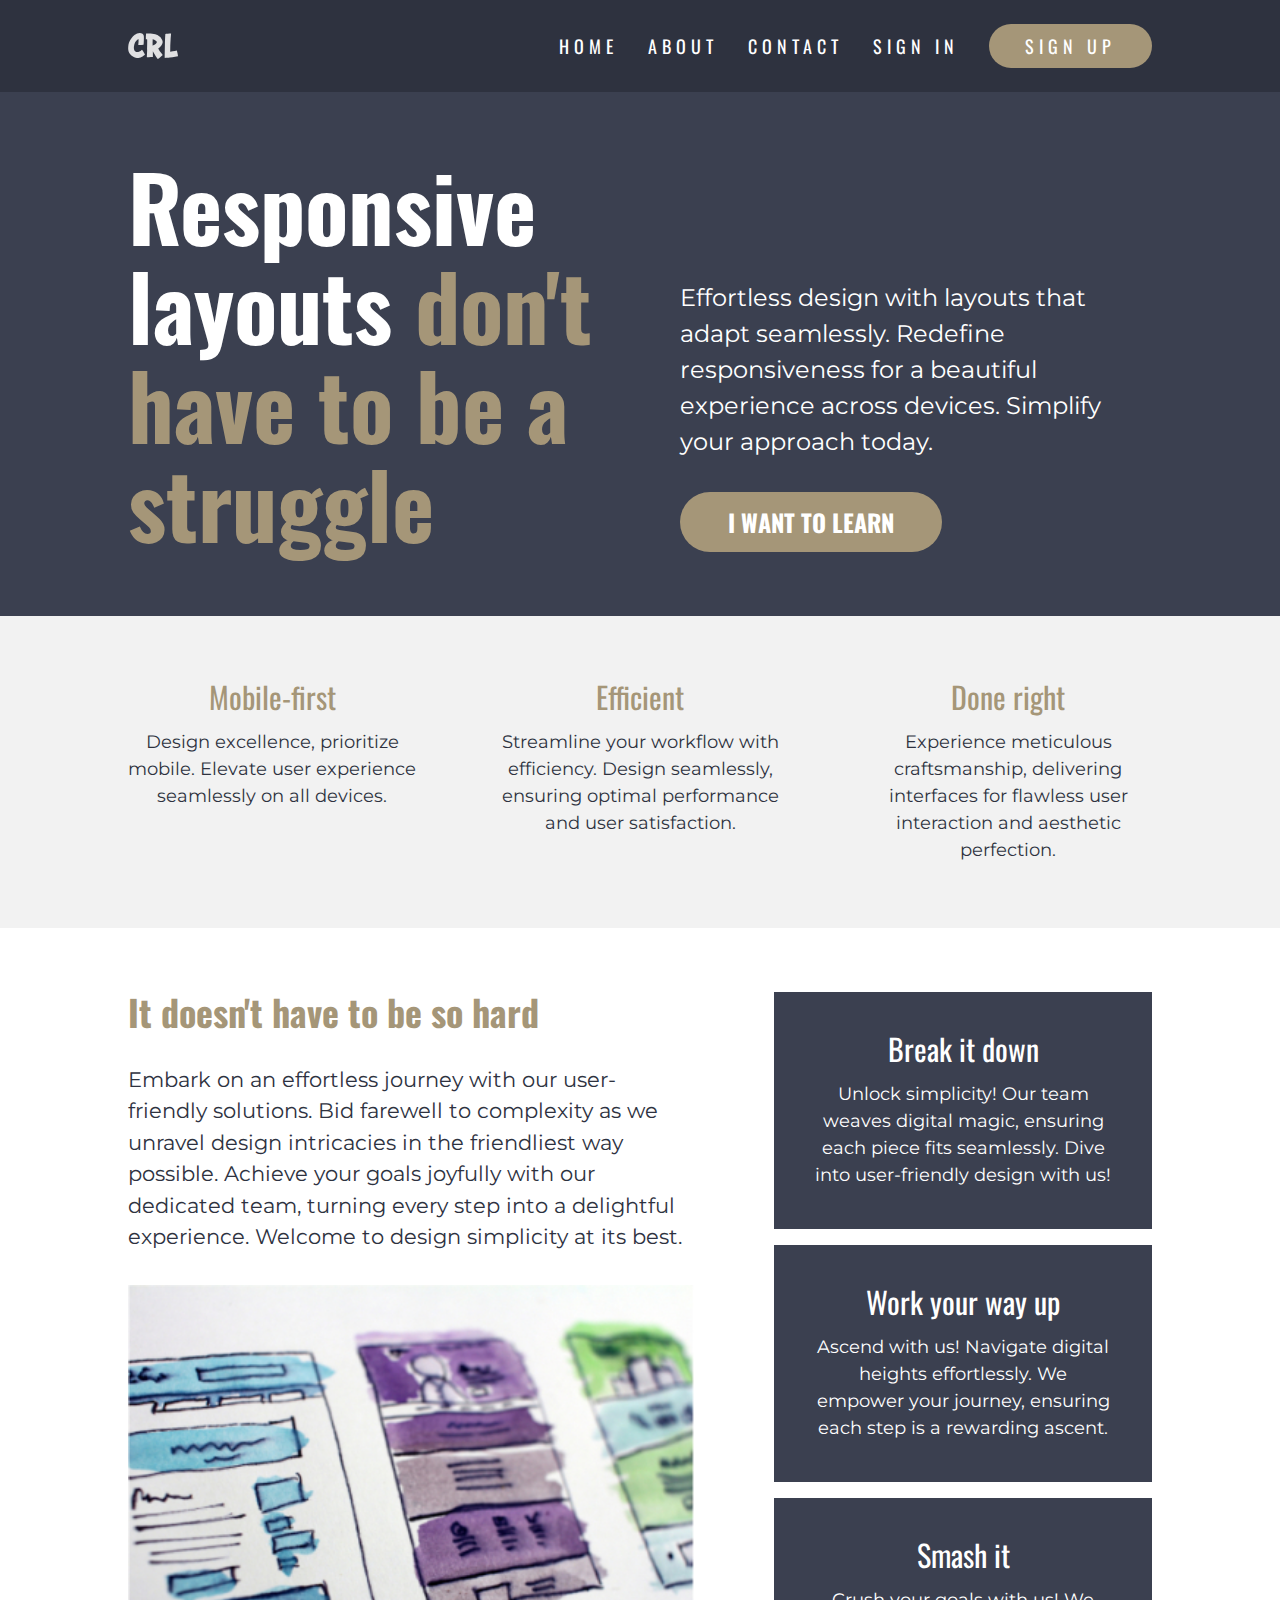
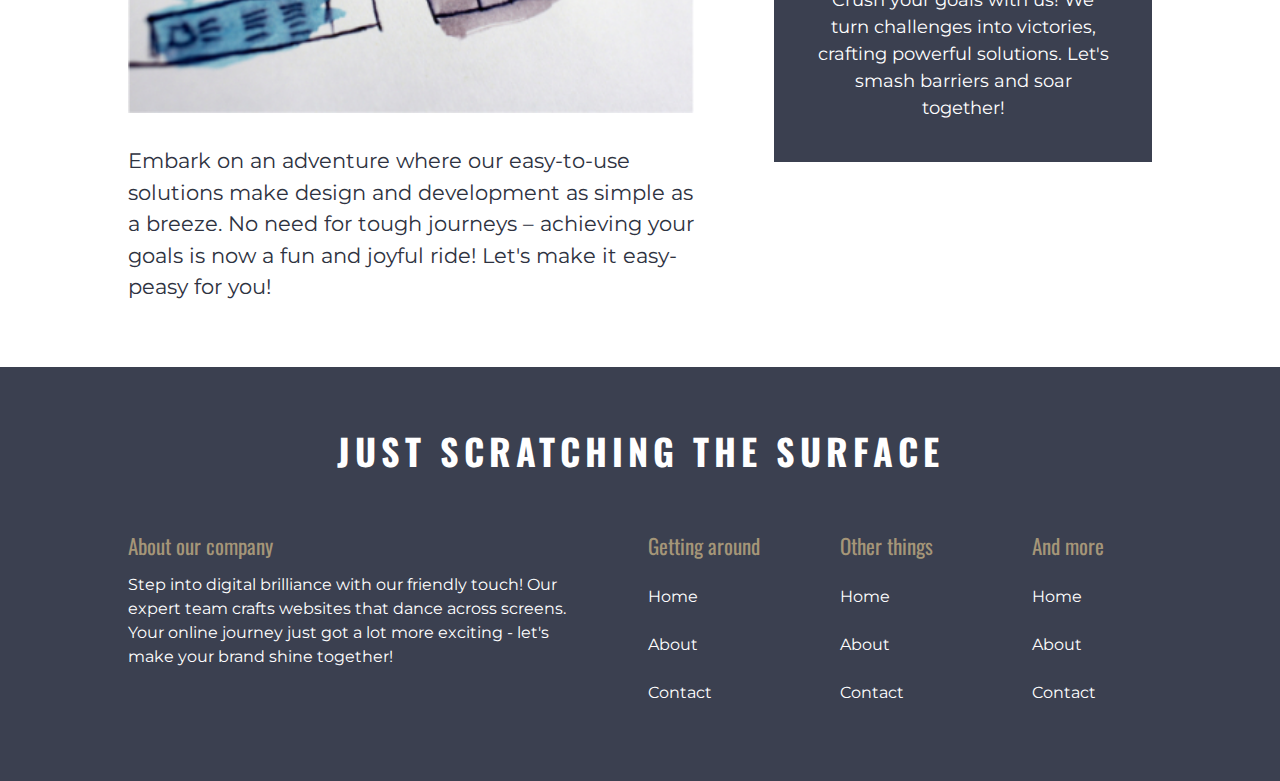
<file: index.html>
<!DOCTYPE html>
<html lang="en">
<head>
    <meta charset="UTF-8">
    <meta name="viewport" content="width=device-width, initial-scale=1.0">
    <title>Conquering Responsive Websites</title>
    <link rel="preconnect" href="https://fonts.googleapis.com">
    <link rel="preconnect" href="https://fonts.gstatic.com" crossorigin>
    <link href="https://fonts.googleapis.com/css2?family=Montserrat&family=Oswald:wght@700&display=swap" rel="stylesheet">
    <link rel="stylesheet" href="style.css">
</head>
<body style="height: 100vh;">
    
    <nav class="navbar ">
        <div class="wrapper navbar-container">
            <label class="hamburger-menu">
                <input type="checkbox">
            </label>
            <nav class="primary-nav">
                <ul class="primary-nav__list">
                    <li class="primary-nav__item"><a class="primary-nav__link" href="#">Home</a></li>
                    <li class="primary-nav__item"><a class="primary-nav__link" href="#">About</a></li>
                    <li class="primary-nav__item"><a class="primary-nav__link" href="#">Contact</a></li>
                    <li class="primary-nav__item"><a class="primary-nav__link" href="#">Sign in</a></li>
                    <li class="primary-nav__item" data-nav-button="button"><a class="primary-nav__link" href="#">Sign up</a></li>
                </ul>
            </nav>
            <div class="nav__logo">
                <img src="./img/logo.svg" alt="conquering responsive websites logo">
            </div>
        </div>
    </nav>

    <header class="hero">
        <div class="wrapper flex-container flow">
            <h1 class="primary-heading"><span class="hero-focus">Responsive layouts</span> don't have to be a struggle</h1>
            <div class="hero-aside">
                <p class="hero-desc">Effortless design with layouts that adapt seamlessly. Redefine responsiveness for a beautiful experience across devices. Simplify your approach today.</p>
                <button class="button">I want to learn</button>
            </div>
        </div>
    </header>

    <main>
        <section class="features">
            <div class="wrapper">
                <div class="flex-container flow">
                    <div class="feature-item">
                        <h2 class="secondary-heading">Mobile-first</h2>
                        <p>Design excellence, prioritize mobile. Elevate user experience seamlessly on all devices.</p>
                    </div>

                    <div class="feature-item">
                        <h2 class="secondary-heading">Efficient</h2>
                        <p>Streamline your workflow with efficiency. Design seamlessly, ensuring optimal performance and user satisfaction.</p>
                    </div>

                    <div class="feature-item">
                        <h2 class="secondary-heading">Done right</h2>
                        <p>Experience meticulous craftsmanship, delivering interfaces for flawless user interaction and aesthetic perfection.</p>
                    </div>
                </div>
            </div>
        </section>

        <section>
            <div class="wrapper flex-container">
                <article class="article flow">
                    <h2 class="article-title">It doesn't have to be so hard</h2>
                    <p class="article-desc">Embark on an effortless journey with our user-friendly solutions. Bid farewell to complexity as we unravel design intricacies in the friendliest way possible. Achieve your goals joyfully with our dedicated team, turning every step into a delightful experience. Welcome to design simplicity at its best.</p>
                    <div class="article-img">
                        <img src="./img/hero-img.jpg" alt="wireframe sketches">
                    </div>
                    <p class="article-desc">Embark on an adventure where our easy-to-use solutions make design and development as simple as a breeze. No need for tough journeys – achieving your goals is now a fun and joyful ride! Let's make it easy-peasy for you! </p>
                </article>
                <aside class="sidebar grid-container flow">
                    <div class="sidebar-item">
                        <h2 class="secondary-heading" data-color="white">Break it down</h2>
                        <p>Unlock simplicity! Our team weaves digital magic, ensuring each piece fits seamlessly. Dive into user-friendly design with us!</p>
                    </div>
                    <div class="sidebar-item">
                        <h2 class="secondary-heading" data-color="white">Work your way up</h2>
                        <p>Ascend with us! Navigate digital heights effortlessly. We empower your journey, ensuring each step is a rewarding ascent. </p>
                    </div>
                    <div class="sidebar-item">
                        <h2 class="secondary-heading" data-color="white">Smash it</h2>
                        <p>Crush your goals with us! We turn challenges into victories, crafting powerful solutions. Let's smash barriers and soar together! </p>
                    </div>
                </aside>
            </div>
        </section>
    </main>

    <footer class="footer">
        <div class="wrapper flow">
            <h2 class="footer-heading">Just scratching the surface</h2>
            
            <div class="flex-container footer-contents flow">
                <div class="footer-about">
                    <h3 class="footer-subheading">About our company</h3>
                    <p class="footer-desc">Step into digital brilliance with our friendly touch! Our expert team crafts websites that dance across screens. Your online journey just got a lot more exciting - let's make your brand shine together!</p>
                </div>
                <div class="footer-menu grid-container flow">
                    <div class="footer-item">
                        <h3 class="footer-subheading">Getting around</h3>
                        <nav class="secondary-nav">
                            <ul class="secondary-nav__list">
                                <li class="secondary-nav__item"><a class="secondary-nav__link" href="#">Home</a></li>
                                <li class="secondary-nav__item"><a class="secondary-nav__link" href="#">About</a></li>
                                <li class="secondary-nav__item"><a class="secondary-nav__link" href="#">Contact</a></li>
                            </ul>
                        </nav>    
                    </div>

                    <div class="footer-item">
                        <h3 class="footer-subheading">Other things</h3>
                        <nav class="secondary-nav">
                            <ul class="secondary-nav__list">
                                <li class="secondary-nav__item"><a class="secondary-nav__link" href="#">Home</a></li>
                                <li class="secondary-nav__item"><a class="secondary-nav__link" href="#">About</a></li>
                                <li class="secondary-nav__item"><a class="secondary-nav__link" href="#">Contact</a></li>
                            </ul>
                        </nav>    
                    </div>

                    <div class="footer-item">
                        <h3 class="footer-subheading">And more</h3>
                        <nav class="secondary-nav">
                            <ul class="secondary-nav__list">
                                <li class="secondary-nav__item"><a class="secondary-nav__link" href="#">Home</a></li>
                                <li class="secondary-nav__item"><a class="secondary-nav__link" href="#">About</a></li>
                                <li class="secondary-nav__item"><a class="secondary-nav__link" href="#">Contact</a></li>
                            </ul>
                        </nav>    
                    </div>
                </div>
            </div>
        </div>
    </footer>
</body>
</html>
</file>
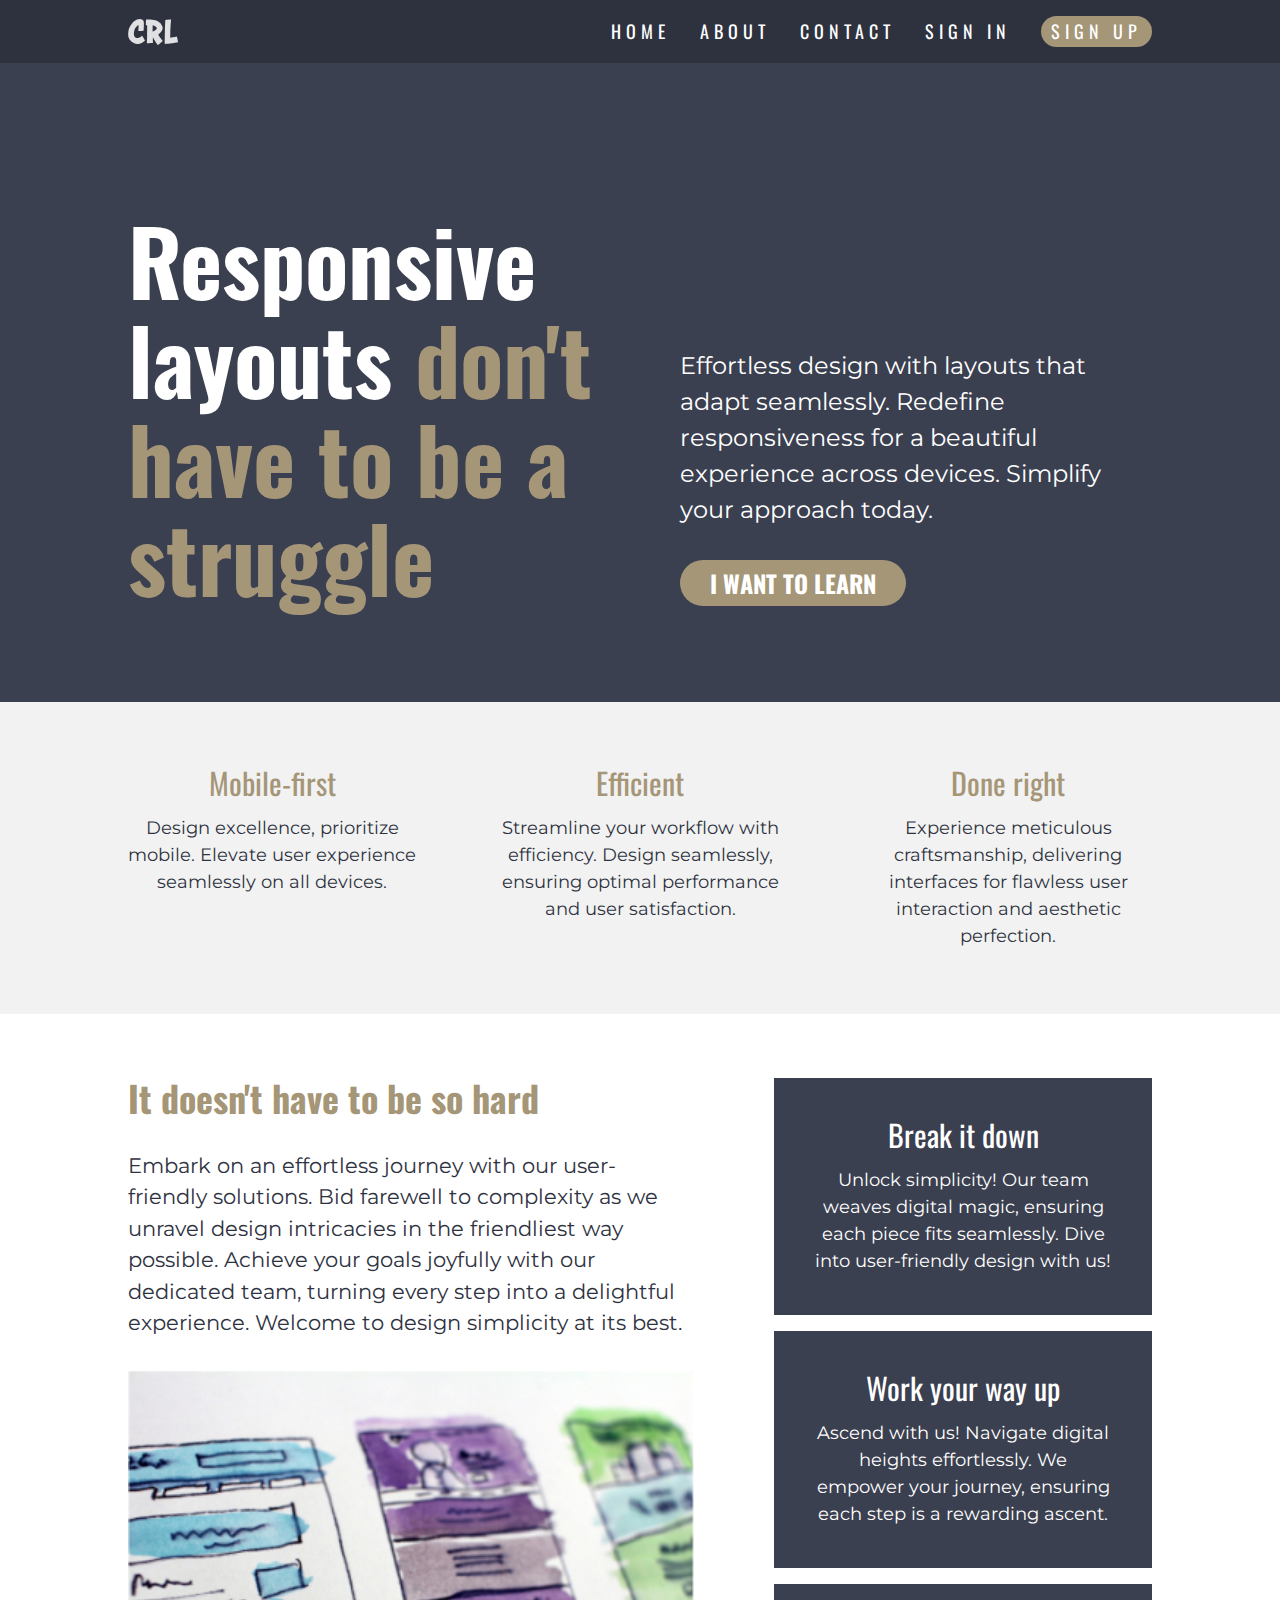
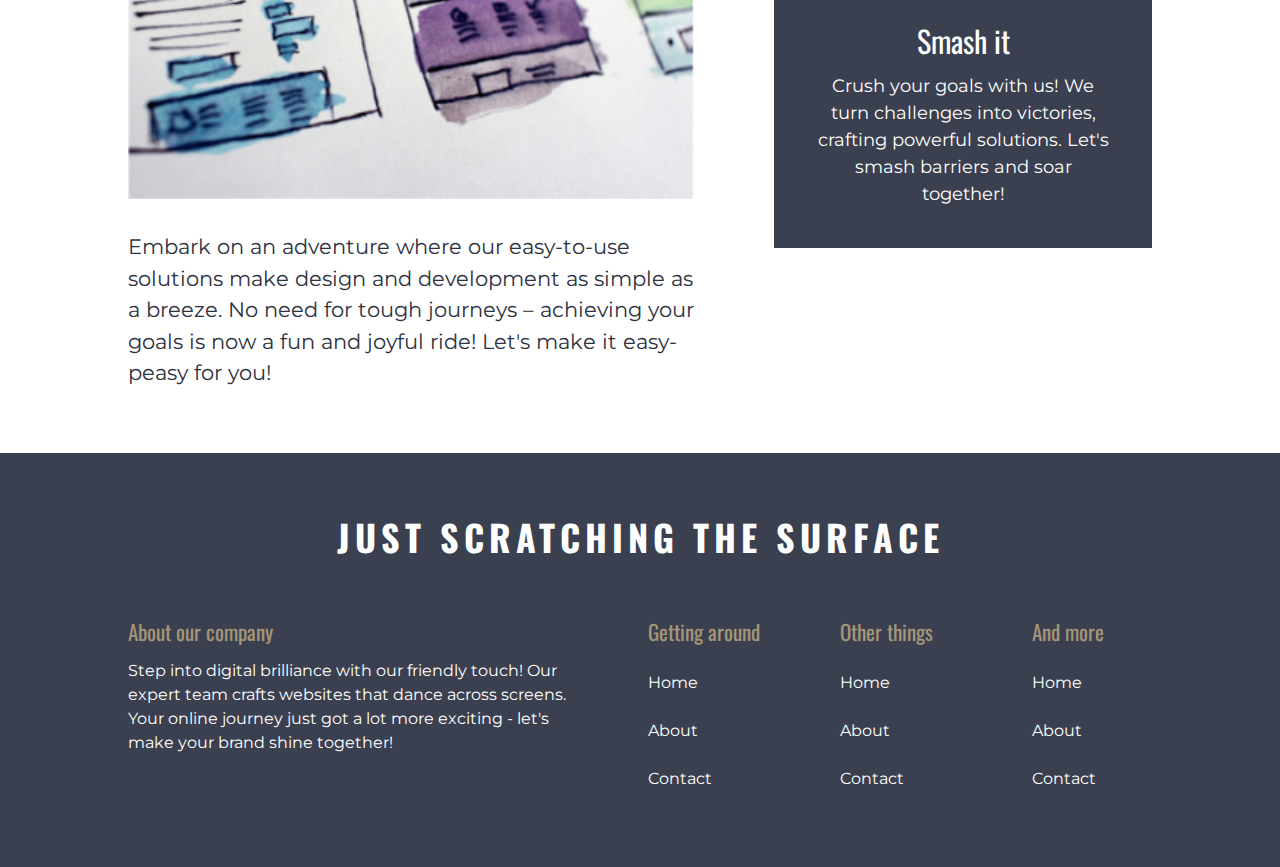
<file: final challenge/index.html>
<!DOCTYPE html>
<html lang="en">
<head>
    <meta charset="UTF-8">
    <meta name="viewport" content="width=device-width, initial-scale=1.0">
    <title>Conquering Responsive Websites</title>
    <link rel="preconnect" href="https://fonts.googleapis.com">
    <link rel="preconnect" href="https://fonts.gstatic.com" crossorigin>
    <link href="https://fonts.googleapis.com/css2?family=Montserrat&family=Oswald:wght@700&display=swap" rel="stylesheet">
    <link rel="stylesheet" href="style.css">
</head>
<body style="height: 100vh;">
    
    <nav class="navbar ">
        <div class="wrapper navbar-container">
            <label class="hamburger-menu">
                <input type="checkbox">
            </label>
            <nav class="primary-nav">
                <ul class="primary-nav__list">
                    <li class="primary-nav__item"><a class="primary-nav__link" href="#">Home</a></li>
                    <li class="primary-nav__item"><a class="primary-nav__link" href="#">About</a></li>
                    <li class="primary-nav__item"><a class="primary-nav__link" href="#">Contact</a></li>
                    <li class="primary-nav__item"><a class="primary-nav__link" href="#">Sign in</a></li>
                    <li class="primary-nav__item" data-nav-button="button"><a class="primary-nav__link" href="#">Sign up</a></li>
                </ul>
            </nav>
            <div class="nav__logo">
                <img src="../final challenge/img/logo.svg" alt="conquering responsive websites logo">
            </div>
        </div>
    </nav>

    <header class="hero">
        <div class="wrapper flex-container flow">
            <h1 class="primary-heading"><span class="hero-focus">Responsive layouts</span> don't have to be a struggle</h1>
            <div class="hero-aside">
                <p class="hero-desc">Effortless design with layouts that adapt seamlessly. Redefine responsiveness for a beautiful experience across devices. Simplify your approach today.</p>
                <button class="button">I want to learn</button>
            </div>
        </div>
    </header>

    <main>
        <section class="features">
            <div class="wrapper">
                <div class="flex-container flow">
                    <div class="feature-item">
                        <h2 class="secondary-heading">Mobile-first</h2>
                        <p>Design excellence, prioritize mobile. Elevate user experience seamlessly on all devices.</p>
                    </div>

                    <div class="feature-item">
                        <h2 class="secondary-heading">Efficient</h2>
                        <p>Streamline your workflow with efficiency. Design seamlessly, ensuring optimal performance and user satisfaction.</p>
                    </div>

                    <div class="feature-item">
                        <h2 class="secondary-heading">Done right</h2>
                        <p>Experience meticulous craftsmanship, delivering interfaces for flawless user interaction and aesthetic perfection.</p>
                    </div>
                </div>
            </div>
        </section>

        <section>
            <div class="wrapper flex-container">
                <article class="article flow">
                    <h2 class="article-title">It doesn't have to be so hard</h2>
                    <p class="article-desc">Embark on an effortless journey with our user-friendly solutions. Bid farewell to complexity as we unravel design intricacies in the friendliest way possible. Achieve your goals joyfully with our dedicated team, turning every step into a delightful experience. Welcome to design simplicity at its best.</p>
                    <div class="article-img">
                        <img src="../final challenge/img/hero-img.jpg" alt="wireframe sketches">
                    </div>
                    <p class="article-desc">Embark on an adventure where our easy-to-use solutions make design and development as simple as a breeze. No need for tough journeys – achieving your goals is now a fun and joyful ride! Let's make it easy-peasy for you! </p>
                </article>
                <aside class="sidebar grid-container flow">
                    <div class="sidebar-item">
                        <h2 class="secondary-heading" data-color="white">Break it down</h2>
                        <p>Unlock simplicity! Our team weaves digital magic, ensuring each piece fits seamlessly. Dive into user-friendly design with us!</p>
                    </div>
                    <div class="sidebar-item">
                        <h2 class="secondary-heading" data-color="white">Work your way up</h2>
                        <p>Ascend with us! Navigate digital heights effortlessly. We empower your journey, ensuring each step is a rewarding ascent. </p>
                    </div>
                    <div class="sidebar-item">
                        <h2 class="secondary-heading" data-color="white">Smash it</h2>
                        <p>Crush your goals with us! We turn challenges into victories, crafting powerful solutions. Let's smash barriers and soar together! </p>
                    </div>
                </aside>
            </div>
        </section>
    </main>

    <footer class="footer">
        <div class="wrapper flow">
            <h2 class="footer-heading">Just scratching the surface</h2>
            
            <div class="flex-container footer-contents flow">
                <div class="footer-about">
                    <h3 class="footer-subheading">About our company</h3>
                    <p class="footer-desc">Step into digital brilliance with our friendly touch! Our expert team crafts websites that dance across screens. Your online journey just got a lot more exciting - let's make your brand shine together!</p>
                </div>
                <div class="footer-menu grid-container flow">
                    <div class="footer-item">
                        <h3 class="footer-subheading">Getting around</h3>
                        <nav class="secondary-nav">
                            <ul class="secondary-nav__list">
                                <li class="secondary-nav__item"><a class="secondary-nav__link" href="#">Home</a></li>
                                <li class="secondary-nav__item"><a class="secondary-nav__link" href="#">About</a></li>
                                <li class="secondary-nav__item"><a class="secondary-nav__link" href="#">Contact</a></li>
                            </ul>
                        </nav>    
                    </div>

                    <div class="footer-item">
                        <h3 class="footer-subheading">Other things</h3>
                        <nav class="secondary-nav">
                            <ul class="secondary-nav__list">
                                <li class="secondary-nav__item"><a class="secondary-nav__link" href="#">Home</a></li>
                                <li class="secondary-nav__item"><a class="secondary-nav__link" href="#">About</a></li>
                                <li class="secondary-nav__item"><a class="secondary-nav__link" href="#">Contact</a></li>
                            </ul>
                        </nav>    
                    </div>

                    <div class="footer-item">
                        <h3 class="footer-subheading">And more</h3>
                        <nav class="secondary-nav">
                            <ul class="secondary-nav__list">
                                <li class="secondary-nav__item"><a class="secondary-nav__link" href="#">Home</a></li>
                                <li class="secondary-nav__item"><a class="secondary-nav__link" href="#">About</a></li>
                                <li class="secondary-nav__item"><a class="secondary-nav__link" href="#">Contact</a></li>
                            </ul>
                        </nav>    
                    </div>
                </div>
            </div>
        </div>
    </footer>
</body>
</html>
</file>
<file: style.css>
:root {
/* colors */
--clr-primary-200: #3B4050;
--clr-primary-400:#2E323F;

--clr-secondary-300:#A59678;
--clr-secondary-400:#6F737F;

--clr-neutral-100: #FFFFFF;
--clr-neutral-200: #F1F1F1F1;

/* typography */
--fs-300: 1rem;
--fs-400: 1.125rem;
--fs-500: 1.3125rem;
--fs-600: 1.5rem;
--fs-700: 1.875rem;
--fs-800: 2.25rem;
--fs-900: 3.75rem;
--fs-1000: 5.625rem;
--ff-primary: 'Montserrat', sans-serif;
--ff-secondary: 'Oswald', sans-serif;

--fw-400: 400;
--fw-700: 700;

/* hamburger menu */
--bar-width: 30px;
--bar-height: 4px;
--hamburger-gap: 8px;
--hamburger-margin: 1rem;
--animation-timing: 200ms ease-in-out;
--hamburger-height: calc(var(--bar-height) * 3 + var(--hamburger-gap) * 2);
--navbar-height: calc(var(--hamburger-height) + var(--hamburger-margin) * 2);
--navbar-height-small-screen: calc(var(--navbar-height) + 2rem);

/* spacing */
--subheading-margin: 1rem;
---section-padding-inline: min(10vw, 5rem);
--section-padding-block: min(12vw, 4rem);
--flex-gap: 5rem;
--flow-spacer: 2rem;
}

*,
*::before,
*::after {
    margin: 0;
    padding: 0;
    box-sizing: border-box;
}

body {
    font-weight: var(--fw-400);
    font-size: var(--fs-400);
    font-family: var(--ff-primary);
    color: var(--clr-primary-400);
    line-height: 1.5;
}

img {
    display: block;
    max-width: 100%;
}

h1,
h2,
h3 {
    font: inherit;
    line-height: 1.1;
}

section, footer {
    padding-block: var(--section-padding-block);
}

/* typography */

.primary-nav, .secondary-nav {
    color: var(--clr-neutral-100);
    font-family: var(--ff-primary);
}

.primary-nav {
    color: var(--clr-neutral-100);
    font-family: var(--ff-secondary);
    text-transform: uppercase;
    letter-spacing: 5px;
}

.primary-heading {
    color: var(--clr-secondary-300);
    font-family: var(--ff-secondary);
    font-size: var(--fs-900);
    font-weight: var(--fw-700);
}

.hero-focus {
    color: var(--clr-neutral-100);
}

.hero-desc {
    color: var(--clr-neutral-100);
    font-size: var(--fs-600);
    margin-bottom: var(--flow-spacer);
}

.secondary-heading {
    color: var(--clr-secondary-300);
    font-size: var(--fs-700);
    font-family: var(--ff-secondary);
    margin-bottom: var(--subheading-margin);
}

.secondary-heading[data-color="white"] {
    color: var(--clr-neutral-100);
}


.article-title {
    color: var(--clr-secondary-300);
    font-weight: var(--fw-700);
    font-size: var(--fs-800);
    font-family: var(--ff-secondary);
}

.article-desc {
    font-size: var(--fs-500);
}

.footer-heading {
    font-size: var(--fs-600);
    font-weight: var(--fw-700);
    font-family: var(--ff-secondary);
    letter-spacing: 5px;
    text-transform: uppercase;
}

.footer-contents {
    font-size: var(--fs-300);
}

.footer-subheading {
    color: var(--clr-secondary-300);
    font-family: var(--ff-secondary);
    font-size: var(--fs-500);
    margin-bottom: var(--subheading-margin);
}

/* utility */

.wrapper {
    width: min(80%, 1200px);
    margin: 0 auto;
}

:where(.flow > :not(:first-child)) {
    margin-top: var(--flow-spacer);
}

.grid-container {
    display: grid;
    
}

@media (min-width: 700px) and (max-width: 999px) {
    .grid-container {
        grid-template-columns: 1fr 1fr 1fr;
        gap: calc(var(--flow-spacer) / 2);
    }
}

@media (min-width: 1000px) {
    .grid-container {
        grid-template-columns: 1fr 1fr 1fr;
        gap: calc(var(--flow-spacer) / 2);
    }

    .flex-container {
        display: flex;
        gap: var(--flex-gap);
    }

    .flex-container > * {
        flex: 1;
    }

    .sidebar {
        display: flex;
        flex-direction: column;
    }
}


/* navigation */

.navbar {
    --box-shadow: var(--clr-primary-400); 
    background: var(--clr-primary-400); 
    box-shadow: 0px 3px 10px 0px var(--box-shadow);
}

.hamburger-menu {
    display: none;
}

.primary-nav {
    order: 1;
}

.nav__logo img {
    width: 50px;
    height: 28px;
}

.primary-nav__item {
    list-style: none;
}

.primary-nav__link, .secondary-nav__link {
    color: inherit;
    text-decoration: none;
}

.primary-nav__link:hover,
.secondary-nav__link:hover,
.primary-nav__link:focus-visible,
.secondary-nav__link:focus-visible {
    color: var(--clr-secondary-300);
}

.secondary-nav__item {
    list-style-type: none;
    line-height: 3;
}



@media (min-width: 875px) {
    
    .navbar {
        --navbar-container-padding: calc(var(--section-padding-block) / 2);
        align-items: center;
        /* padding-inline: calc(var(---section-padding-inline) * 2); */
    }
    
    .navbar-container {
        display: flex;
        justify-content: space-between;
        align-items: center;
        padding-block: var(--navbar-container-padding);
    }

    .primary-nav__list {
        display: flex;
        align-items: center;
    }

    .primary-nav__item {
        margin-left: 30px;
    }

    .primary-nav__item[data-nav-button="button"] .primary-nav__link {
        background: var(--clr-secondary-300);
        padding: 0.5em 2em;
        border-radius: 100vw;
    }

    .primary-nav__item[data-nav-button="button"] .primary-nav__link:hover,
    .primary-nav__item[data-nav-button="button"] .primary-nav__link:focus-visible {
        background-color: var(--clr-neutral-100);
    }
    
}



@media (max-width: 874px) {
    .navbar {
        
        --margin-top: calc(var(--navbar-height-small-screen) / 2 - var(--hamburger-height) / 2);
        position: fixed;
        width: 100%; 
        height: var(--navbar-height-small-screen);
    }
    .nav__logo {
        position: absolute;
        top: var(--margin-top);
        right: var(---section-padding-inline);
        z-index: 2;
    }

    .primary-nav__item {
        margin-top: var(--flow-spacer);
    }

    .primary-nav__item[data-nav-button="button"] {
        width: calc(100% + var(---section-padding-inline));
        background: var(--clr-secondary-300);
        margin-top: calc(var(--flow-spacer) / 2);
        padding: calc(var(--flow-spacer) / 2) 0;
        padding-left: var(---section-padding-inline);
        position: relative;
        left: calc(var(---section-padding-inline) * -1);  
    }

    .primary-nav__item[data-nav-button="button"] .primary-nav__link:hover,
    .primary-nav__item[data-nav-button="button"] .primary-nav__link:focus-visible {
        color: var(--clr-neutral-100);
    }

    /* hamburger menu */
    .hamburger-menu {
        --x-bar-width: calc(var(--hamburger-height) * 1.41421356237);
        width: max-content;
        display: flex;
        flex-direction: column;
        gap: var(--hamburger-gap);
        position: absolute;
        top: var(--margin-top);
        z-index: 2;
        cursor: pointer;
    }


    .hamburger-menu::before,
    .hamburger-menu input,
    .hamburger-menu::after {
        content: '';
        width: var(--bar-width);
        height: var(--bar-height);
        background: var(--clr-neutral-100);
        border-radius: 100vw;
        transform-origin: left;
        transition: all var(--animation-timing);
    }

    .hamburger-menu input {
        appearance: none;
        outline: none;
        pointer-events: none;
    }

    .hamburger-menu:has(input:checked)::before {
        rotate: 45deg;
        width: var(--x-bar-width);
        translate: 0 calc(var(--bar-height) / -2);
    }

    .hamburger-menu:has(input:checked)::after {
        rotate: -45deg;
        width: var(--x-bar-width);
        translate: 0 calc(var(--bar-height) / 2);
    }

    .hamburger-menu input:checked {
        opacity: 0;
        width: 0;
    }

    .primary-nav {
        max-width: 300px;
        min-height: 100vh;
        min-height: 100dvh;
        background-color: var(--clr-primary-400);
        padding-top: calc(var(--bar-height) + var(--hamburger-margin) + 4rem);
        padding-left: var(---section-padding-inline);
        margin-left: -12.5%;
        transition: translate var(--animation-timing);
        translate: -100%; /*make the side nav disappear on the screen*/
        opacity: .95;
        box-shadow: 3px 0px 10px 0px var(--box-shadow);
    }

    .hamburger-menu:has(input:checked) + .primary-nav {
        translate: 0; /*make the side nav re-appear*/
    }
}

/* hero */

.hero {
    background: var(--clr-primary-200);
    padding-block: var(--section-padding-block);
}

@media (min-width: 1000px) {
    .hero {
        padding-block: calc(var(--section-padding-block));
        /* padding-bottom: calc(var(--section-padding-block) + 2rem); */
    }

    .primary-heading,
    .hero-aside {
        margin-top: 0;
    }
    .primary-heading {
        font-size: var(--fs-1000);
    }
    .hero-aside {
        align-self: flex-end;
    }
}

@media (max-width: 874px) {
    .hero  {
        padding-top: calc(var(--navbar-height-small-screen) + var(--section-padding-block));
    }
}

/* features */

.features {
    background: var(--clr-neutral-200);
}

@media (min-width: 1000px) {
    .feature-item {
        margin-top: 0;
        text-align: center;
    }
}

/* article */
.article-img img{
    width: 100%;
}

@media (min-width: 700px) and (max-width: 999px) {
    .article-img {
    width: 100%;
    aspect-ratio: 3 / 1;
    }

    .article-img img {
        height: 100%;
        object-fit: cover;
    }
}

@media (min-width: 1000px) {
    .article {
        flex: 1.5;
    }
}

/* sidebar */

.sidebar {
    margin-top: var(--flow-spacer);
}

.sidebar-item {
    background: var(--clr-primary-200);
    color: var(--clr-neutral-100);
    padding: 2.5rem;
    text-align: center;
}

/* footer */
.footer {
    background: var(--clr-primary-200);
    color: var(--clr-neutral-100);
}

@media (min-width: 700px) and (max-width: 999px) {
    .sidebar-item, 
    .footer-item {
        margin-top: 0;
    }
}

@media (min-width: 1000px) {
    .sidebar, 
    .sidebar-item,
    .footer-menu,
    .footer-item {
        margin-top: 0;
    }

    .footer-heading {
        text-align: center;
        font-size: var(--fs-800);
    }

    .footer-contents {
        margin-top: var(--section-padding-block);
    }

    .footer-about {
        max-width: 40ch;
    }

    .footer-menu {
        display: flex;
        justify-content: space-between;
        gap: calc(var(--flex-gap) - 0.5rem);
    }

    .footer-menu > * {
        flex: 1;
    }
}

/* button */

.button {
    cursor: pointer;
    font-family: var(--ff-secondary);
    font-weight: var(--fw-700);
    font-size: var(--fs-600);
    color: var(--clr-neutral-100);
    background-color: var(--clr-secondary-300);
    padding: 0.5em 2em;
    border: 0;
    border-radius: 100vw;
    text-decoration: none;
    text-transform: uppercase;
}

.button:hover,
.button:focus-visible {
    color: var(--clr-secondary-300);
    background-color: var(--clr-neutral-100);
}
</file>
<file: final challenge/style.css>
:root {
/* colors */
--clr-primary-200: #3B4050;
--clr-primary-400:#2E323F;

--clr-secondary-300:#A59678;
--clr-secondary-400:#6F737F;

--clr-neutral-100: #FFFFFF;
--clr-neutral-200: #F1F1F1F1;

/* typography */
--fs-300: 1rem;
--fs-400: 1.125rem;
--fs-500: 1.3125rem;
--fs-600: 1.5rem;
--fs-700: 1.875rem;
--fs-800: 2.25rem;
--fs-900: 3.75rem;
--fs-1000: 5.625rem;
--ff-primary: 'Montserrat', sans-serif;
--ff-secondary: 'Oswald', sans-serif;

--fw-400: 400;
--fw-700: 700;

/* hamburger menu */
--bar-width: 30px;
--bar-height: 4px;
--hamburger-gap: 8px;
--hamburger-margin: 1rem;
--animation-timing: 200ms ease-in-out;
--hamburger-height: calc(var(--bar-height) * 3 + var(--hamburger-gap) * 2);
--navbar-height: calc(var(--hamburger-height) + var(--hamburger-margin) * 2);

/* spacing */
--subheading-margin: 1rem;
---section-padding-inline: min(10vw, 5rem);
--section-padding-block: min(12vw, 4rem);
--flex-gap: 5rem;
--flow-spacer: 2rem;
}

*,
*::before,
*::after {
    margin: 0;
    padding: 0;
    box-sizing: border-box;
}

body {
    font-weight: var(--fw-400);
    font-size: var(--fs-400);
    font-family: var(--ff-primary);
    color: var(--clr-primary-400);
    line-height: 1.5;
}

img {
    display: block;
    max-width: 100%;
}

h1,
h2,
h3 {
    font: inherit;
    line-height: 1.1;
}

section, footer {
    padding-block: var(--section-padding-block);
}

/* typography */

.primary-nav, .secondary-nav {
    color: var(--clr-neutral-100);
    font-family: var(--ff-primary);
}

.primary-nav {
    color: var(--clr-neutral-100);
    font-family: var(--ff-secondary);
    text-transform: uppercase;
    letter-spacing: 5px;
}

.primary-heading {
    color: var(--clr-secondary-300);
    font-family: var(--ff-secondary);
    font-size: var(--fs-900);
    font-weight: var(--fw-700);
    margin-top: 0.6em;
}

.hero-focus {
    color: var(--clr-neutral-100);
}

.hero-desc {
    color: var(--clr-neutral-100);
    font-size: var(--fs-600);
    margin-bottom: var(--flow-spacer);
}

.secondary-heading {
    color: var(--clr-secondary-300);
    font-size: var(--fs-700);
    font-family: var(--ff-secondary);
    margin-bottom: var(--subheading-margin);
}

.secondary-heading[data-color="white"] {
    color: var(--clr-neutral-100);
}


.article-title {
    color: var(--clr-secondary-300);
    font-weight: var(--fw-700);
    font-size: var(--fs-800);
    font-family: var(--ff-secondary);
}

.article-desc {
    font-size: var(--fs-500);
}

.footer-heading {
    font-size: var(--fs-600);
    font-weight: var(--fw-700);
    font-family: var(--ff-secondary);
    letter-spacing: 5px;
    text-transform: uppercase;
}

.footer-contents {
    font-size: var(--fs-300);
}

.footer-subheading {
    color: var(--clr-secondary-300);
    font-family: var(--ff-secondary);
    font-size: var(--fs-500);
    margin-bottom: var(--subheading-margin);
}

/* utility */

.wrapper {
    width: min(80%, 1200px);
    margin: 0 auto;
}

:where(.flow > :not(:first-child)) {
    margin-top: var(--flow-spacer);
}

.grid-container {
    display: grid;
    
}

@media (min-width: 700px) and (max-width: 999px) {
    .grid-container {
        grid-template-columns: 1fr 1fr 1fr;
        gap: calc(var(--flow-spacer) / 2);
    }
}

@media (min-width: 1000px) {
    .grid-container {
        grid-template-columns: 1fr 1fr 1fr;
        gap: calc(var(--flow-spacer) / 2);
    }

    .flex-container {
        display: flex;
        gap: var(--flex-gap);
    }

    .flex-container > * {
        flex: 1;
    }

    .sidebar {
        display: flex;
        flex-direction: column;
    }
}


/* navigation */

.navbar {
    --box-shadow: var(--clr-primary-400); 
    background: var(--clr-primary-400); 
    box-shadow: 0px 3px 10px 0px var(--box-shadow);
}

.hamburger-menu {
    display: none;
}

.primary-nav {
    order: 1;
}

.nav__logo img {
    width: 50px;
    height: 28px;
}

.primary-nav__item {
    list-style: none;
}

.primary-nav__link, .secondary-nav__link {
    color: inherit;
    text-decoration: none;
}

.secondary-nav__item {
    list-style-type: none;
    line-height: 3;
}



@media (min-width: 810px) {
    
    .navbar {
        align-items: center;
        /* padding-inline: calc(var(---section-padding-inline) * 2); */
    }
    
    .navbar-container {
        display: flex;
        justify-content: space-between;
        align-items: center;
        padding-block: calc(var(--section-padding-block) / 4);
    }

    .primary-nav__list {
        display: flex;
        align-items: center;
    }

    .primary-nav__item {
        margin-left: 30px;
    }

    .primary-nav__item[data-nav-button="button"] {
        background: var(--clr-secondary-300);
        padding: 2px 10px;
        border-radius: 100vw;
    }
}



@media (max-width: 809px) {
    .navbar {
        --navbar-height-small-screen: calc(var(--navbar-height) + 3px);
        --margin-top: calc(var(--navbar-height-small-screen) / 2 - var(--hamburger-height) / 2);
        position: fixed;
        width: 100%; 
        height: var(--navbar-height-small-screen);
    }
    .nav__logo {
        position: absolute;
        top: var(--margin-top);
        right: var(---section-padding-inline);
        z-index: 2;
    }

    .primary-nav__item {
        margin-top: var(--flow-spacer);
    }

    .primary-nav__item[data-nav-button="button"] {
        width: calc(100% + var(---section-padding-inline));
        background: var(--clr-secondary-300);
        margin-top: calc(var(--flow-spacer) / 2);
        padding: calc(var(--flow-spacer) / 2) 0;
        padding-left: var(---section-padding-inline);
        position: relative;
        left: calc(var(---section-padding-inline) * -1);
        
    }

    /* hamburger menu */
    .hamburger-menu {
        --x-bar-width: calc(var(--hamburger-height) * 1.41421356237);
        width: max-content;
        display: flex;
        flex-direction: column;
        gap: var(--hamburger-gap);
        position: absolute;
        top: var(--margin-top);
        z-index: 2;
        cursor: pointer;
    }


    .hamburger-menu::before,
    .hamburger-menu input,
    .hamburger-menu::after {
        content: '';
        width: var(--bar-width);
        height: var(--bar-height);
        background: var(--clr-neutral-100);
        border-radius: 100vw;
        transform-origin: left;
        transition: all var(--animation-timing);
    }

    .hamburger-menu input {
        appearance: none;
        outline: none;
        pointer-events: none;
    }

    .hamburger-menu:has(input:checked)::before {
        rotate: 45deg;
        width: var(--x-bar-width);
        translate: 0 calc(var(--bar-height) / -2);
    }

    .hamburger-menu:has(input:checked)::after {
        rotate: -45deg;
        width: var(--x-bar-width);
        translate: 0 calc(var(--bar-height) / 2);
    }

    .hamburger-menu input:checked {
        opacity: 0;
        width: 0;
    }

    .primary-nav {
        max-width: 300px;
        min-height: 100vh;
        min-height: 100dvh;
        background-color: var(--clr-primary-400);
        padding-top: calc(var(--bar-height) + var(--hamburger-margin) + 2.5rem);
        padding-left: var(---section-padding-inline);
        margin-left: -13%;
        transition: translate var(--animation-timing);
        translate: -100%; /*make the side nav disappear on the screen*/
        opacity: .95;
        box-shadow: 3px 0px 10px 0px var(--box-shadow);
    }

    .hamburger-menu:has(input:checked) + .primary-nav {
        translate: 0; /*make the side nav re-appear*/
    }
}

/* hero */

.hero {
    background: var(--clr-primary-200);
    padding-block: var(--section-padding-block);
}    
    

@media (min-width: 1000px) {
    .hero {
        padding-top: calc(var(--section-padding-block) + 5.1875rem);
        padding-bottom: calc(var(--section-padding-block) + 2rem);
    }

    .primary-heading,
    .hero-aside {
        margin-top: 0;
    }
    .primary-heading {
        font-size: var(--fs-1000);
    }
    .hero-aside {
        align-self: flex-end;
    }
}

/* features */

.features {
    background: var(--clr-neutral-200);
}

@media (min-width: 1000px) {
    .feature-item {
        margin-top: 0;
        text-align: center;
    }
}

/* article */
.article-img img{
    width: 100%;
}

@media (min-width: 700px) and (max-width: 999px) {
    .article-img {
    width: 100%;
    aspect-ratio: 3 / 1;
    }

    .article-img img {
        height: 100%;
        object-fit: cover;
    }
}

@media (min-width: 1000px) {
    .article {
        flex: 1.5;
    }
}

/* sidebar */

.sidebar {
    margin-top: var(--flow-spacer);
}

.sidebar-item {
    background: var(--clr-primary-200);
    color: var(--clr-neutral-100);
    padding: 2.5rem;
    text-align: center;
}

/* footer */
.footer {
    background: var(--clr-primary-200);
    color: var(--clr-neutral-100);
}

@media (min-width: 700px) and (max-width: 999px) {
    .sidebar-item, 
    .footer-item {
        margin-top: 0;
    }
}

@media (min-width: 1000px) {
    .sidebar, 
    .sidebar-item,
    .footer-menu,
    .footer-item {
        margin-top: 0;
    }

    .footer-heading {
        text-align: center;
        font-size: var(--fs-800);
    }

    .footer-contents {
        margin-top: var(--section-padding-block);
    }

    .footer-about {
        max-width: 40ch;
    }

    .footer-menu {
        display: flex;
        justify-content: space-between;
        gap: calc(var(--flex-gap) - 0.5rem);
    }

    .footer-menu > * {
        flex: 1;
    }
}

/* button */

.button {
    font-family: var(--ff-secondary);
    font-weight: var(--fw-700);
    font-size: var(--fs-600);
    color: var(--clr-neutral-100);
    background-color: var(--clr-secondary-300);
    padding: 5px 30px;
    border: 0;
    border-radius: 100vw;
    text-decoration: none;
    text-transform: uppercase;
    
}
</file>
